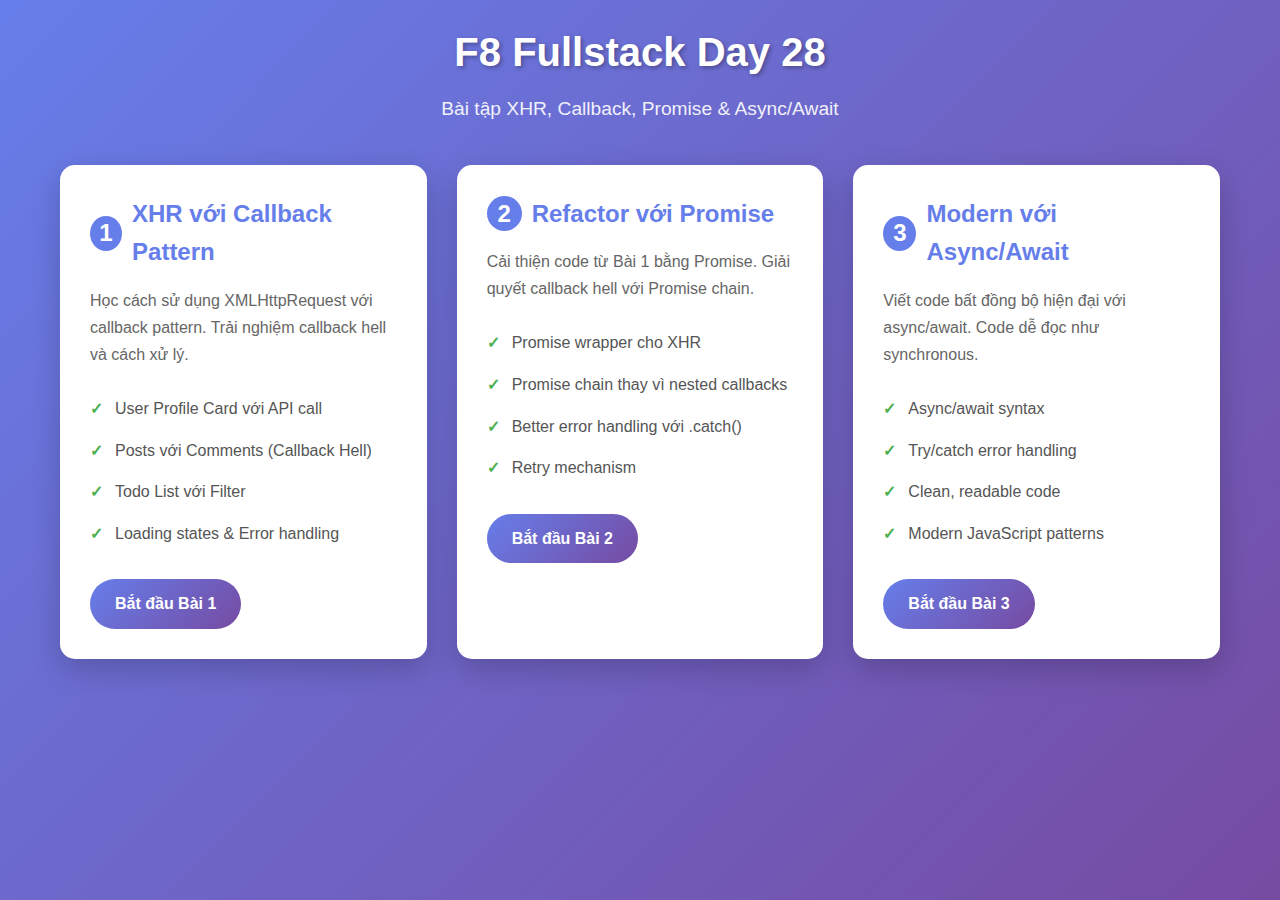
<file: index.html>
<!DOCTYPE html>
<html lang="vi">

<head>
    <meta charset="UTF-8" />
    <meta name="viewport" content="width=device-width, initial-scale=1.0" />
    <title>F8 Fullstack Day 28 - Bài tập XHR, Promise, Async/Await</title>
    <link rel="stylesheet" href="./styles.css" />
</head>

<body>
    <!-- Header Section -->
    <div class="container">
        <header class="header">
            <h1 id="main-title">F8 Fullstack Day 28</h1>
            <p id="main-subtitle">Bài tập XHR, Callback, Promise & Async/Await</p>
        </header>

        <!-- Navigation Cards -->
        <div class="exercises-grid" id="exercises-navigation">
            <div class="exercise-card" id="exercise-1-card">
                <h2 class="exercise-title">
                    <span class="exercise-number">1</span>
                    XHR với Callback Pattern
                </h2>
                <p class="exercise-description">
                    Học cách sử dụng XMLHttpRequest với callback pattern. Trải nghiệm
                    callback hell và cách xử lý.
                </p>
                <ul class="exercise-features">
                    <li>User Profile Card với API call</li>
                    <li>Posts với Comments (Callback Hell)</li>
                    <li>Todo List với Filter</li>
                    <li>Loading states & Error handling</li>
                </ul>
                <a href="bai1-xhr-callback/index.html" class="exercise-link">
                    Bắt đầu Bài 1
                </a>
            </div>

            <div class="exercise-card" id="exercise-2-card">
                <h2 class="exercise-title">
                    <span class="exercise-number">2</span>
                    Refactor với Promise
                </h2>
                <p class="exercise-description">
                    Cải thiện code từ Bài 1 bằng Promise. Giải quyết callback hell với
                    Promise chain.
                </p>
                <ul class="exercise-features">
                    <li>Promise wrapper cho XHR</li>
                    <li>Promise chain thay vì nested callbacks</li>
                    <li>Better error handling với .catch()</li>
                    <li>Retry mechanism</li>
                </ul>
                <a href="bai2-promise/index.html" class="exercise-link">
                    Bắt đầu Bài 2
                </a>
            </div>

            <div class="exercise-card" id="exercise-3-card">
                <h2 class="exercise-title">
                    <span class="exercise-number">3</span>
                    Modern với Async/Await
                </h2>
                <p class="exercise-description">
                    Viết code bất đồng bộ hiện đại với async/await. Code dễ đọc như
                    synchronous.
                </p>
                <ul class="exercise-features">
                    <li>Async/await syntax</li>
                    <li>Try/catch error handling</li>
                    <li>Clean, readable code</li>
                    <li>Modern JavaScript patterns</li>
                </ul>
                <a href="bai3-async-await/index.html" class="exercise-link">Bắt đầu Bài 3</a>
            </div>
        </div>
    </div>
</body>

</html>
</file>
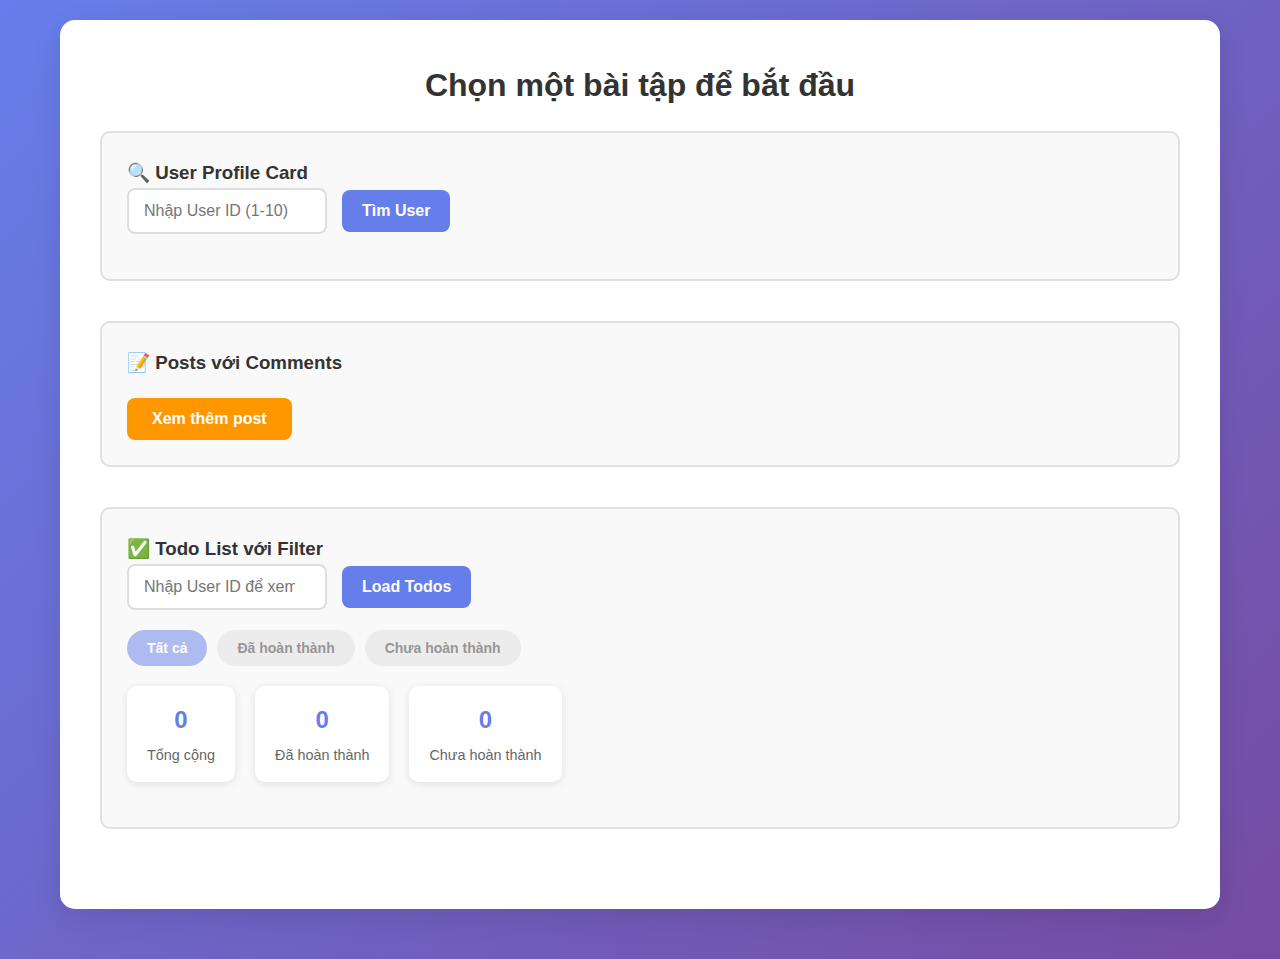
<file: bai1-xhr-callback/index.html>
<!DOCTYPE html>
<html lang="vi">

<head>
    <meta charset="UTF-8" />
    <meta name="viewport" content="width=device-width, initial-scale=1.0" />
    <title>F8 Fullstack Day 28 - Bài tập XHR, Promise, Async/Await</title>
    <link rel="stylesheet" href="../styles.css" />
</head>

<body>
    <div class="container">
        <!-- Main Content Area -->
        <main class="main-content" id="main-content">
            <h2 class="section-title" id="content-title">
                Chọn một bài tập để bắt đầu
            </h2>

            <!-- User Profile Section -->
            <section class="user-profile-section" id="user-profile-section">
                <h3>🔍 User Profile Card</h3>
                <div class="user-search-form" id="user-search-form">
                    <input type="number" id="user-id-input" class="user-id-input" placeholder="Nhập User ID (1-10)"
                        min="1" max="10" />
                    <button id="search-user-btn" class="search-user-btn">
                        Tìm User
                    </button>
                </div>

                <div id="user-loading" class="loading-spinner">
                    <p>🔄 Đang tải thông tin user...</p>
                </div>

                <div id="user-error" class="error-message">
                    <p id="user-error-text"></p>
                </div>

                <div id="user-profile-card" class="user-profile-card">
                    <div id="user-avatar" class="user-avatar">U</div>
                    <div class="user-info">
                        <h4 id="user-name" class="user-name">Tên User</h4>
                        <div class="user-details" id="user-details">
                            <div class="user-detail-item">
                                <span class="user-detail-label">Email:</span>
                                <span id="user-email">email@example.com</span>
                            </div>
                            <div class="user-detail-item">
                                <span class="user-detail-label">Phone:</span>
                                <span id="user-phone">+1234567890</span>
                            </div>
                            <div class="user-detail-item">
                                <span class="user-detail-label">Website:</span>
                                <span id="user-website">website.com</span>
                            </div>
                            <div class="user-detail-item">
                                <span class="user-detail-label">Company:</span>
                                <span id="user-company">Company Name</span>
                            </div>
                            <div class="user-detail-item">
                                <span class="user-detail-label">Address:</span>
                                <span id="user-address">Street, City</span>
                            </div>
                        </div>
                    </div>
                </div>
            </section>

            <!-- Posts Section -->
            <section class="posts-section" id="posts-section">
                <h3>📝 Posts với Comments</h3>

                <div id="posts-loading" class="loading-spinner">
                    <p>🔄 Đang tải posts...</p>
                </div>

                <div id="posts-error" class="error-message">
                    <p id="posts-error-text">Có lỗi xảy ra khi tải posts</p>
                </div>

                <div id="posts-container" class="posts-container">
                    <!-- Posts sẽ được load động bằng JavaScript -->
                    <!-- <div class="post-item" data-post-id=""> 
                        <h4 class="post-title"></h4>
                        <p class="post-body"></p>
                        <p class="post-author">Tác giả: <span class="author-name"></span></p>
                        <button class="show-comments-btn" data-post-id="">Xem comments</button>
                        <div class="comments-container" data-post-id="">
                            <div class="comment-item"> 
                                <div class="comment-author"></div>
                                <div class="comment-email"></div>
                                <div class="comment-body"></div>
                            </div>
                        </div>
                    </div> -->
                </div>

                <button id="load-more-posts-btn" class="load-more-btn" style="display: block">
                    Xem thêm post
                </button>
            </section>

            <!-- Todo Section -->
            <section class="todo-section" id="todo-section">
                <h3>✅ Todo List với Filter</h3>

                <div class="user-search-form">
                    <input type="number" id="todo-user-id-input" class="user-id-input"
                        placeholder="Nhập User ID để xem todos (1-10)" min="1" max="10" />
                    <button id="load-todos-btn" class="search-user-btn">
                        Load Todos
                    </button>
                </div>

                <div class="todo-filters" id="todo-filters">
                    <button id="filter-all" class="filter-btn active" data-filter="all" disabled>
                        Tất cả
                    </button>
                    <button id="filter-completed" class="filter-btn" data-filter="completed" disabled>
                        Đã hoàn thành
                    </button>
                    <button id="filter-incomplete" class="filter-btn" data-filter="incomplete" disabled>
                        Chưa hoàn thành
                    </button>
                </div>

                <div class="todo-stats" id="todo-stats">
                    <div class="stat-item">
                        <div id="total-todos" class="stat-number">0</div>
                        <div class="stat-label">Tổng cộng</div>
                    </div>
                    <div class="stat-item">
                        <div id="completed-todos" class="stat-number">0</div>
                        <div class="stat-label">Đã hoàn thành</div>
                    </div>
                    <div class="stat-item">
                        <div id="incomplete-todos" class="stat-number">0</div>
                        <div class="stat-label">Chưa hoàn thành</div>
                    </div>
                </div>

                <div id="todos-loading" class="loading-spinner">
                    <p>🔄 Đang tải todos...</p>
                </div>

                <div id="todos-error" class="error-message">
                    <p id="todos-error-text">Có lỗi xảy ra khi tải todos</p>
                </div>

                <div id="todo-list" class="todo-list">
                    <!-- Todos sẽ được load động bằng JavaScript -->
                    <!-- <div class="todo-item " data-todo-id="" data-completed="">
                        <div class="todo-checkbox"></div>
                        <div class="todo-text"></div>
                    </div> -->
                </div>
            </section>

            <!-- Success Message -->
            <div id="success-message" class="success-message">
                <p id="success-text">Thao tác thành công!</p>
            </div>
        </main>
    </div>



    <script src="./main.js"></script>
</body>

</html>
</file>
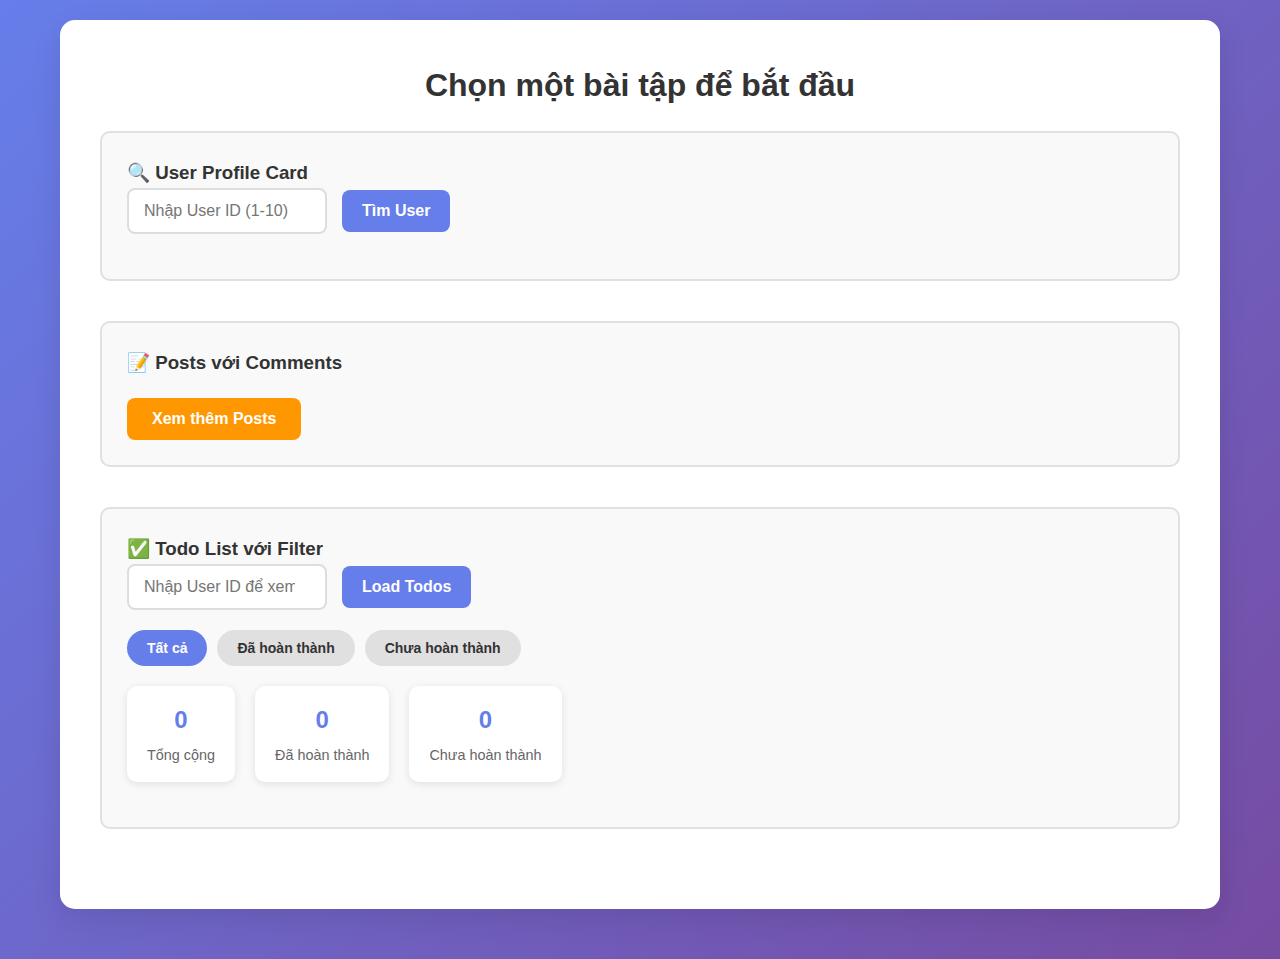
<file: bai2-promise/index.html>
<!DOCTYPE html>
<html lang="vi">

<head>
    <meta charset="UTF-8" />
    <meta name="viewport" content="width=device-width, initial-scale=1.0" />
    <title>F8 Fullstack Day 28 - Bài tập XHR, Promise, Async/Await</title>
    <link rel="stylesheet" href="../styles.css" />
</head>

<body>
    <div class="container">
        <!-- Main Content Area -->
        <main class="main-content" id="main-content">
            <h2 class="section-title" id="content-title">
                Chọn một bài tập để bắt đầu
            </h2>

            <!-- User Profile Section -->
            <section class="user-profile-section" id="user-profile-section">
                <h3>🔍 User Profile Card</h3>
                <div class="user-search-form" id="user-search-form">
                    <input type="number" id="user-id-input" class="user-id-input" placeholder="Nhập User ID (1-10)"
                        min="1" max="10" />
                    <button id="search-user-btn" class="search-user-btn">
                        Tìm User
                    </button>
                </div>

                <div id="user-loading" class="loading-spinner">
                    <p>🔄 Đang tải thông tin user...</p>
                </div>

                <div id="user-error" class="error-message">
                    <p id="user-error-text">Có lỗi xảy ra khi tải thông tin user</p>
                </div>

                <div id="user-profile-card" class="user-profile-card">
                    <div id="user-avatar" class="user-avatar">U</div>
                    <div class="user-info">
                        <h4 id="user-name" class="user-name">Tên User</h4>
                        <div class="user-details" id="user-details">
                            <div class="user-detail-item">
                                <span class="user-detail-label">Email:</span>
                                <span id="user-email">email@example.com</span>
                            </div>
                            <div class="user-detail-item">
                                <span class="user-detail-label">Phone:</span>
                                <span id="user-phone">+1234567890</span>
                            </div>
                            <div class="user-detail-item">
                                <span class="user-detail-label">Website:</span>
                                <span id="user-website">website.com</span>
                            </div>
                            <div class="user-detail-item">
                                <span class="user-detail-label">Company:</span>
                                <span id="user-company">Company Name</span>
                            </div>
                            <div class="user-detail-item">
                                <span class="user-detail-label">Address:</span>
                                <span id="user-address">Street, City</span>
                            </div>
                        </div>
                    </div>
                </div>
            </section>

            <!-- Posts Section -->
            <section class="posts-section" id="posts-section">
                <h3>📝 Posts với Comments</h3>

                <div id="posts-loading" class="loading-spinner">
                    <p>🔄 Đang tải posts...</p>
                </div>

                <div id="posts-error" class="error-message">
                    <p id="posts-error-text">Có lỗi xảy ra khi tải posts</p>
                </div>

                <div id="posts-container" class="posts-container">
                    <!-- Posts sẽ được load động bằng JavaScript -->
                </div>

                <button id="load-more-posts-btn" class="load-more-btn" >
                    Xem thêm Posts
                </button>
            </section>

            <!-- Todo Section -->
            <section class="todo-section" id="todo-section">
                <h3>✅ Todo List với Filter</h3>

                <div class="user-search-form">
                    <input type="number" id="todo-user-id-input" class="user-id-input"
                        placeholder="Nhập User ID để xem todos (1-10)" min="1" max="10" />
                    <button id="load-todos-btn" class="search-user-btn">
                        Load Todos
                    </button>
                </div>

                <div class="todo-filters" id="todo-filters">
                    <button id="filter-all" class="filter-btn active" data-filter="all">
                        Tất cả
                    </button>
                    <button id="filter-completed" class="filter-btn" data-filter="completed">
                        Đã hoàn thành
                    </button>
                    <button id="filter-incomplete" class="filter-btn" data-filter="incomplete">
                        Chưa hoàn thành
                    </button>
                </div>

                <div class="todo-stats" id="todo-stats">
                    <div class="stat-item">
                        <div id="total-todos" class="stat-number">0</div>
                        <div class="stat-label">Tổng cộng</div>
                    </div>
                    <div class="stat-item">
                        <div id="completed-todos" class="stat-number">0</div>
                        <div class="stat-label">Đã hoàn thành</div>
                    </div>
                    <div class="stat-item">
                        <div id="incomplete-todos" class="stat-number">0</div>
                        <div class="stat-label">Chưa hoàn thành</div>
                    </div>
                </div>

                <div id="todos-loading" class="loading-spinner">
                    <p>🔄 Đang tải todos...</p>
                </div>

                <div id="todos-error" class="error-message">
                    <p id="todos-error-text">Có lỗi xảy ra khi tải todos</p>
                </div>

                <div id="todo-list" class="todo-list">
                    <!-- Todos sẽ được load động bằng JavaScript -->
                </div>
            </section>

            <!-- Success Message -->
            <div id="success-message" class="success-message">
                <p id="success-text">Thao tác thành công!</p>
            </div>
        </main>
    </div>

    <script src="./main.js"></script>
</body>

</html>
</file>
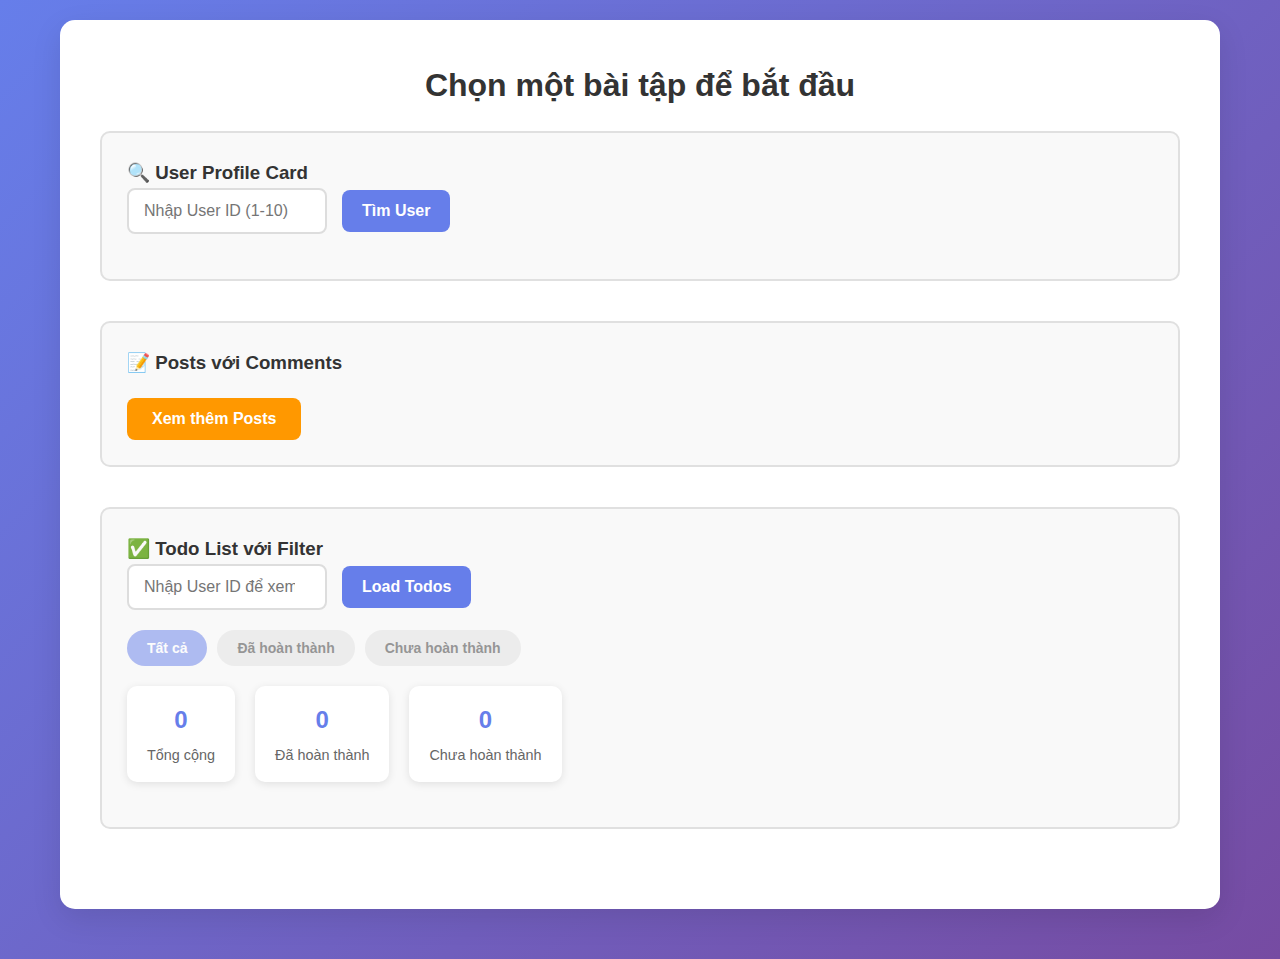
<file: bai3-async-await/index.html>
<!DOCTYPE html>
<html lang="vi">

<head>
    <meta charset="UTF-8" />
    <meta name="viewport" content="width=device-width, initial-scale=1.0" />
    <title>F8 Fullstack Day 28 - Bài tập XHR, Promise, Async/Await</title>
    <link rel="stylesheet" href="../styles.css" />
</head>

<body>
    <div class="container">
        <!-- Main Content Area -->
        <main class="main-content" id="main-content">
            <h2 class="section-title" id="content-title">
                Chọn một bài tập để bắt đầu
            </h2>

            <!-- User Profile Section -->
            <section class="user-profile-section" id="user-profile-section">
                <h3>🔍 User Profile Card</h3>
                <div class="user-search-form" id="user-search-form">
                    <input type="number" id="user-id-input" class="user-id-input" placeholder="Nhập User ID (1-10)"
                        min="1" max="10" />
                    <button id="search-user-btn" class="search-user-btn">
                        Tìm User
                    </button>
                </div>

                <div id="user-loading" class="loading-spinner">
                    <p>🔄 Đang tải thông tin user...</p>
                </div>

                <div id="user-error" class="error-message">
                    <p id="user-error-text">Có lỗi xảy ra khi tải thông tin user</p>
                </div>

                <div id="user-profile-card" class="user-profile-card">
                    <div id="user-avatar" class="user-avatar">U</div>
                    <div class="user-info">
                        <h4 id="user-name" class="user-name">Tên User</h4>
                        <div class="user-details" id="user-details">
                            <div class="user-detail-item">
                                <span class="user-detail-label">Email:</span>
                                <span id="user-email">email@example.com</span>
                            </div>
                            <div class="user-detail-item">
                                <span class="user-detail-label">Phone:</span>
                                <span id="user-phone">+1234567890</span>
                            </div>
                            <div class="user-detail-item">
                                <span class="user-detail-label">Website:</span>
                                <span id="user-website">website.com</span>
                            </div>
                            <div class="user-detail-item">
                                <span class="user-detail-label">Company:</span>
                                <span id="user-company">Company Name</span>
                            </div>
                            <div class="user-detail-item">
                                <span class="user-detail-label">Address:</span>
                                <span id="user-address">Street, City</span>
                            </div>
                        </div>
                    </div>
                </div>
            </section>

            <!-- Posts Section -->
            <section class="posts-section" id="posts-section">
                <h3>📝 Posts với Comments</h3>

                <div id="posts-loading" class="loading-spinner">
                    <p>🔄 Đang tải posts...</p>
                </div>

                <div id="posts-error" class="error-message">
                    <p id="posts-error-text">Có lỗi xảy ra khi tải posts</p>
                </div>

                <div id="posts-container" class="posts-container">
                    <!-- Posts sẽ được load động bằng JavaScript -->
                </div>

                <button id="load-more-posts-btn" class="load-more-btn">
                    Xem thêm Posts
                </button>
            </section>

            <!-- Todo Section -->
            <section class="todo-section" id="todo-section">
                <h3>✅ Todo List với Filter</h3>

                <div class="user-search-form">
                    <input type="number" id="todo-user-id-input" class="user-id-input"
                        placeholder="Nhập User ID để xem todos (1-10)" min="1" max="10" />
                    <button id="load-todos-btn" class="search-user-btn">
                        Load Todos
                    </button>
                </div>

                <div class="todo-filters" id="todo-filters">
                    <button id="filter-all" class="filter-btn active" data-filter="all">
                        Tất cả
                    </button>
                    <button id="filter-completed" class="filter-btn" data-filter="completed">
                        Đã hoàn thành
                    </button>
                    <button id="filter-incomplete" class="filter-btn" data-filter="incomplete">
                        Chưa hoàn thành
                    </button>
                </div>

                <div class="todo-stats" id="todo-stats">
                    <div class="stat-item">
                        <div id="total-todos" class="stat-number">0</div>
                        <div class="stat-label">Tổng cộng</div>
                    </div>
                    <div class="stat-item">
                        <div id="completed-todos" class="stat-number">0</div>
                        <div class="stat-label">Đã hoàn thành</div>
                    </div>
                    <div class="stat-item">
                        <div id="incomplete-todos" class="stat-number">0</div>
                        <div class="stat-label">Chưa hoàn thành</div>
                    </div>
                </div>

                <div id="todos-loading" class="loading-spinner">
                    <p>🔄 Đang tải todos...</p>
                </div>

                <div id="todos-error" class="error-message">
                    <p id="todos-error-text">Có lỗi xảy ra khi tải todos</p>
                </div>

                <div id="todo-list" class="todo-list">
                    <!-- Todos sẽ được load động bằng JavaScript -->
                </div>
            </section>

            <!-- Success Message -->
            <div id="success-message" class="success-message">
                <p id="success-text">Thao tác thành công!</p>
            </div>
        </main>
    </div>

    <script src="./main.js"></script>
</body>

</html>
</file>
<file: styles.css>
* {
    margin: 0;
    padding: 0;
    box-sizing: border-box;
}

body {
    font-family: "Segoe UI", Tahoma, Geneva, Verdana, sans-serif;
    line-height: 1.6;
    color: #333;
    background: linear-gradient(135deg, #667eea 0%, #764ba2 100%);
    min-height: 100vh;
}

.container {
    max-width: 1200px;
    margin: 0 auto;
    padding: 20px;
}

.header {
    text-align: center;
    color: white;
    margin-bottom: 40px;
}

.header h1 {
    font-size: 2.5rem;
    margin-bottom: 10px;
    text-shadow: 2px 2px 4px rgba(0, 0, 0, 0.3);
}

.header p {
    font-size: 1.2rem;
    opacity: 0.9;
}

.exercises-grid {
    display: grid;
    grid-template-columns: repeat(auto-fit, minmax(350px, 1fr));
    gap: 30px;
    margin-bottom: 40px;
}

.exercise-card {
    background: white;
    border-radius: 15px;
    padding: 30px;
    box-shadow: 0 10px 30px rgba(0, 0, 0, 0.2);
    transition:
        transform 0.3s ease,
        box-shadow 0.3s ease;
}

.exercise-card:hover {
    transform: translateY(-5px);
    box-shadow: 0 15px 40px rgba(0, 0, 0, 0.3);
}

.exercise-title {
    font-size: 1.5rem;
    color: #667eea;
    margin-bottom: 15px;
    display: flex;
    align-items: center;
    gap: 10px;
}

.exercise-number {
    background: #667eea;
    color: white;
    width: 35px;
    height: 35px;
    border-radius: 50%;
    display: flex;
    align-items: center;
    justify-content: center;
    font-weight: bold;
}

.exercise-description {
    color: #666;
    margin-bottom: 20px;
    line-height: 1.7;
}

.exercise-features {
    list-style: none;
    margin-bottom: 25px;
}

.exercise-features li {
    padding: 8px 0;
    padding-left: 25px;
    position: relative;
    color: #555;
}

.exercise-features li::before {
    content: "✓";
    position: absolute;
    left: 0;
    color: #4caf50;
    font-weight: bold;
}

.exercise-link {
    display: inline-block;
    background: linear-gradient(135deg, #667eea 0%, #764ba2 100%);
    color: white;
    text-decoration: none;
    padding: 12px 25px;
    border-radius: 25px;
    font-weight: 600;
    transition: all 0.3s ease;
    text-align: center;
}

.exercise-link:hover {
    transform: scale(1.05);
    box-shadow: 0 5px 15px rgba(102, 126, 234, 0.4);
}

.main-content {
    background: white;
    border-radius: 15px;
    padding: 40px;
    box-shadow: 0 10px 30px rgba(0, 0, 0, 0.1);
    margin-bottom: 30px;
}

.section-title {
    font-size: 2rem;
    color: #333;
    margin-bottom: 20px;
    text-align: center;
}

/* User Profile Section */
.user-profile-section {
    margin-bottom: 40px;
    padding: 25px;
    border: 2px solid #e0e0e0;
    border-radius: 10px;
    background: #f9f9f9;
}

.user-search-form {
    display: flex;
    gap: 15px;
    margin-bottom: 20px;
    align-items: center;
    flex-wrap: wrap;
}

.user-id-input {
    padding: 12px 15px;
    border: 2px solid #ddd;
    border-radius: 8px;
    font-size: 16px;
    min-width: 200px;
    transition: border-color 0.3s ease;
}

.user-id-input:focus {
    outline: none;
    border-color: #667eea;
}

.search-user-btn {
    background: #667eea;
    color: white;
    border: none;
    padding: 12px 20px;
    border-radius: 8px;
    cursor: pointer;
    font-size: 16px;
    font-weight: 600;
    transition: background 0.3s ease;
}

.search-user-btn:hover {
    background: #5a6fd8;
}

.user-profile-card {
    background: white;
    border-radius: 10px;
    padding: 25px;
    box-shadow: 0 5px 15px rgba(0, 0, 0, 0.1);
    display: none;
}

.user-profile-card.show {
    display: block;
}

.user-avatar {
    width: 80px;
    height: 80px;
    border-radius: 50%;
    background: #667eea;
    display: flex;
    align-items: center;
    justify-content: center;
    color: white;
    font-size: 2rem;
    font-weight: bold;
    margin: 0 auto 20px;
}

.user-info {
    text-align: center;
}

.user-name {
    font-size: 1.5rem;
    color: #333;
    margin-bottom: 10px;
}

.user-details {
    display: grid;
    grid-template-columns: repeat(auto-fit, minmax(250px, 1fr));
    gap: 15px;
    margin-top: 20px;
}

.user-detail-item {
    background: #f5f5f5;
    padding: 10px 15px;
    border-radius: 8px;
}

.user-detail-label {
    font-weight: 600;
    color: #667eea;
    display: block;
    margin-bottom: 5px;
}

/* Posts Section */
.posts-section {
    margin-bottom: 40px;
    padding: 25px;
    border: 2px solid #e0e0e0;
    border-radius: 10px;
    background: #f9f9f9;
}

.posts-container {
    display: grid;
    gap: 20px;
}

.post-item {
    background: white;
    border-radius: 10px;
    padding: 20px;
    box-shadow: 0 3px 10px rgba(0, 0, 0, 0.1);
}

.post-title {
    font-size: 1.2rem;
    color: #333;
    margin-bottom: 10px;
    font-weight: 600;
}

.post-body {
    color: #666;
    line-height: 1.6;
    margin-bottom: 15px;
}

.post-author {
    font-size: 0.9rem;
    color: #888;
    margin-bottom: 15px;
}

.show-comments-btn {
    background: #4caf50;
    color: white;
    border: none;
    padding: 8px 15px;
    border-radius: 5px;
    cursor: pointer;
    font-size: 14px;
    transition: background 0.3s ease;
}

.show-comments-btn:hover {
    background: #45a049;
}

.comments-container {
    margin-top: 15px;
    padding-top: 15px;
    border-top: 1px solid #eee;
    display: none;
}

.comments-container.show {
    display: block;
}

.comment-item {
    background: #f8f9fa;
    padding: 15px;
    border-radius: 8px;
    margin-bottom: 10px;
    border-left: 4px solid #667eea;
}

.comment-author {
    font-weight: 600;
    color: #667eea;
    margin-bottom: 5px;
}

.comment-email {
    font-size: 0.9rem;
    color: #888;
    margin-bottom: 8px;
}

.comment-body {
    color: #555;
    line-height: 1.5;
}

.load-more-btn {
    background: #ff9800;
    color: white;
    border: none;
    padding: 12px 25px;
    border-radius: 8px;
    cursor: pointer;
    font-size: 16px;
    font-weight: 600;
    margin-top: 20px;
    transition: background 0.3s ease;
}

.load-more-btn:hover {
    background: #f57c00;
}

/* Todo Section */
.todo-section {
    margin-bottom: 40px;
    padding: 25px;
    border: 2px solid #e0e0e0;
    border-radius: 10px;
    background: #f9f9f9;
}

.todo-filters {
    display: flex;
    gap: 10px;
    margin-bottom: 20px;
    flex-wrap: wrap;
}

.filter-btn {
    background: #e0e0e0;
    color: #333;
    border: none;
    padding: 10px 20px;
    border-radius: 25px;
    cursor: pointer;
    font-size: 14px;
    font-weight: 600;
    transition: all 0.3s ease;
}

.filter-btn.active {
    background: #667eea;
    color: white;
}

.filter-btn:hover {
    background: #667eea;
    color: white;
}

.todo-stats {
    display: flex;
    gap: 20px;
    margin-bottom: 20px;
    flex-wrap: wrap;
}

.stat-item {
    background: white;
    padding: 15px 20px;
    border-radius: 10px;
    text-align: center;
    box-shadow: 0 2px 8px rgba(0, 0, 0, 0.1);
}

.stat-number {
    font-size: 1.5rem;
    font-weight: bold;
    color: #667eea;
}

.stat-label {
    font-size: 0.9rem;
    color: #666;
    margin-top: 5px;
}

.todo-list {
    display: grid;
    gap: 10px;
}

.todo-item {
    background: white;
    padding: 15px 20px;
    border-radius: 8px;
    display: flex;
    align-items: center;
    gap: 15px;
    box-shadow: 0 2px 5px rgba(0, 0, 0, 0.1);
}

.todo-item.completed {
    background: #f0f8f0;
    border-left: 4px solid #4caf50;
}

.todo-item.incomplete {
    background: #fff8f0;
    border-left: 4px solid #ff9800;
}

.todo-checkbox {
    width: 20px;
    height: 20px;
    border-radius: 50%;
    border: 2px solid #ddd;
    display: flex;
    align-items: center;
    justify-content: center;
    font-size: 12px;
    color: white;
    font-weight: bold;
}

.todo-item.completed .todo-checkbox {
    background: #4caf50;
    border-color: #4caf50;
}

.todo-item.incomplete .todo-checkbox {
    background: #ff9800;
    border-color: #ff9800;
}

.todo-text {
    flex: 1;
    color: #333;
}

.todo-item.completed .todo-text {
    text-decoration: line-through;
    color: #888;
}

/* Loading and Error States */
.loading-spinner {
    display: none;
    text-align: center;
    padding: 20px;
    color: #667eea;
    font-weight: 600;
}

.loading-spinner.show {
    display: block;
}

.error-message {
    background: #ffebee;
    color: #c62828;
    padding: 15px;
    border-radius: 8px;
    border-left: 4px solid #c62828;
    margin: 15px 0;
    display: none;
}

.error-message.show {
    display: block;
}

.success-message {
    background: #e8f5e8;
    color: #2e7d32;
    padding: 15px;
    border-radius: 8px;
    border-left: 4px solid #4caf50;
    margin: 15px 0;
    display: none;
}

.success-message.show {
    display: block;
}

/* Responsive Design */
@media (max-width: 768px) {
    .container {
        padding: 15px;
    }

    .header h1 {
        font-size: 2rem;
    }

    .exercises-grid {
        grid-template-columns: 1fr;
        gap: 20px;
    }

    .exercise-card {
        padding: 20px;
    }

    .user-search-form {
        flex-direction: column;
        align-items: stretch;
    }

    .user-id-input {
        min-width: auto;
    }

    .todo-filters {
        justify-content: center;
    }

    .todo-stats {
        justify-content: center;
    }

    .user-details {
        grid-template-columns: 1fr;
    }
}
</file>
